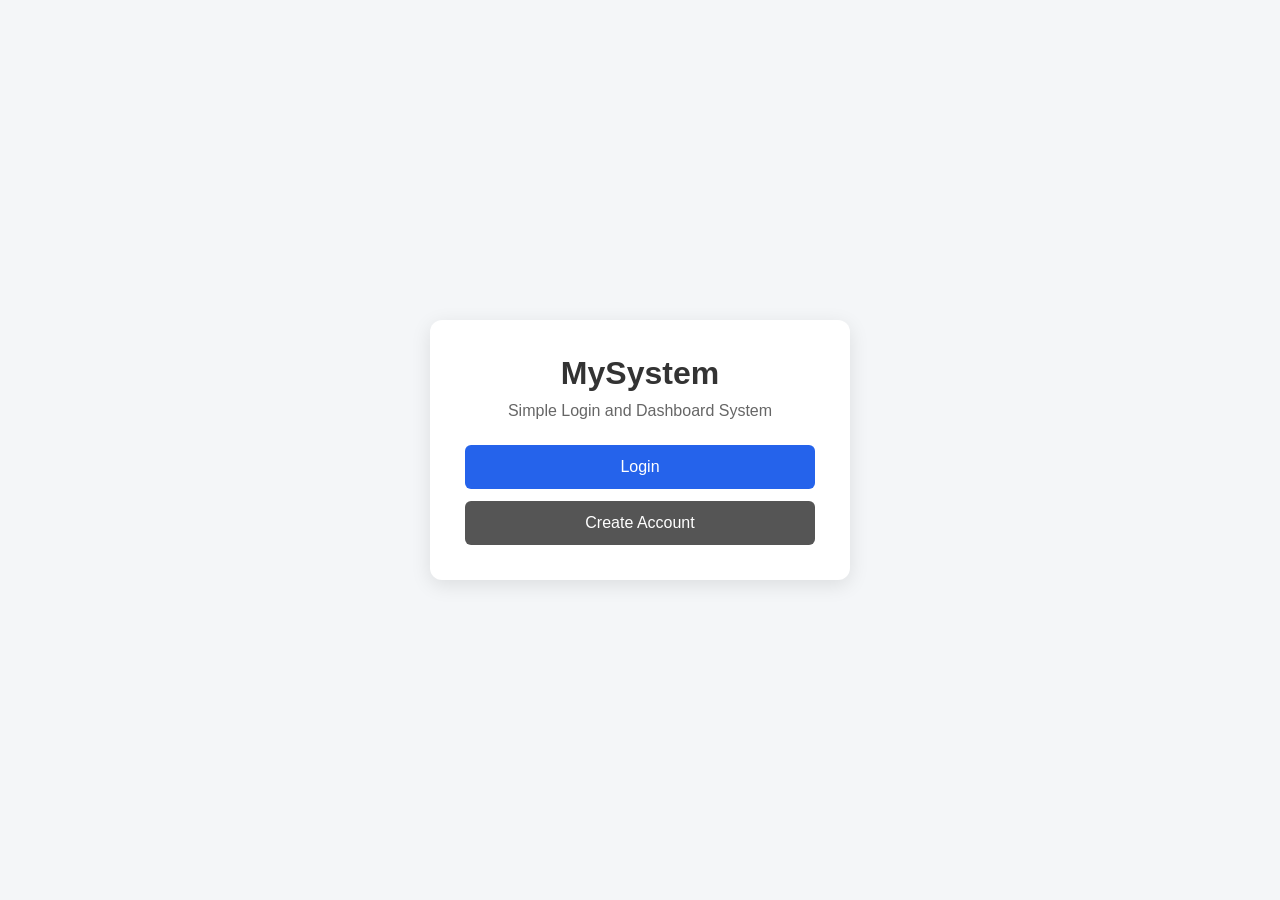
<file: index.html>
<!DOCTYPE html>
<html lang="en">
<head>
    <meta charset="UTF-8">
    <meta name="viewport" content="width=device-width, initial-scale=1.0">
    <title>MySystem</title>
    <link rel="stylesheet" href="style.css">
</head>
<body>

<div class="container">
    <div class="card">
        <h1>MySystem</h1>
        <p>Simple Login and Dashboard System</p>

        <a href="login.html" class="button">Login</a>
        <a href="register.html" class="button secondary">Create Account</a>
    </div>
</div>

</body>
</html>
</file>
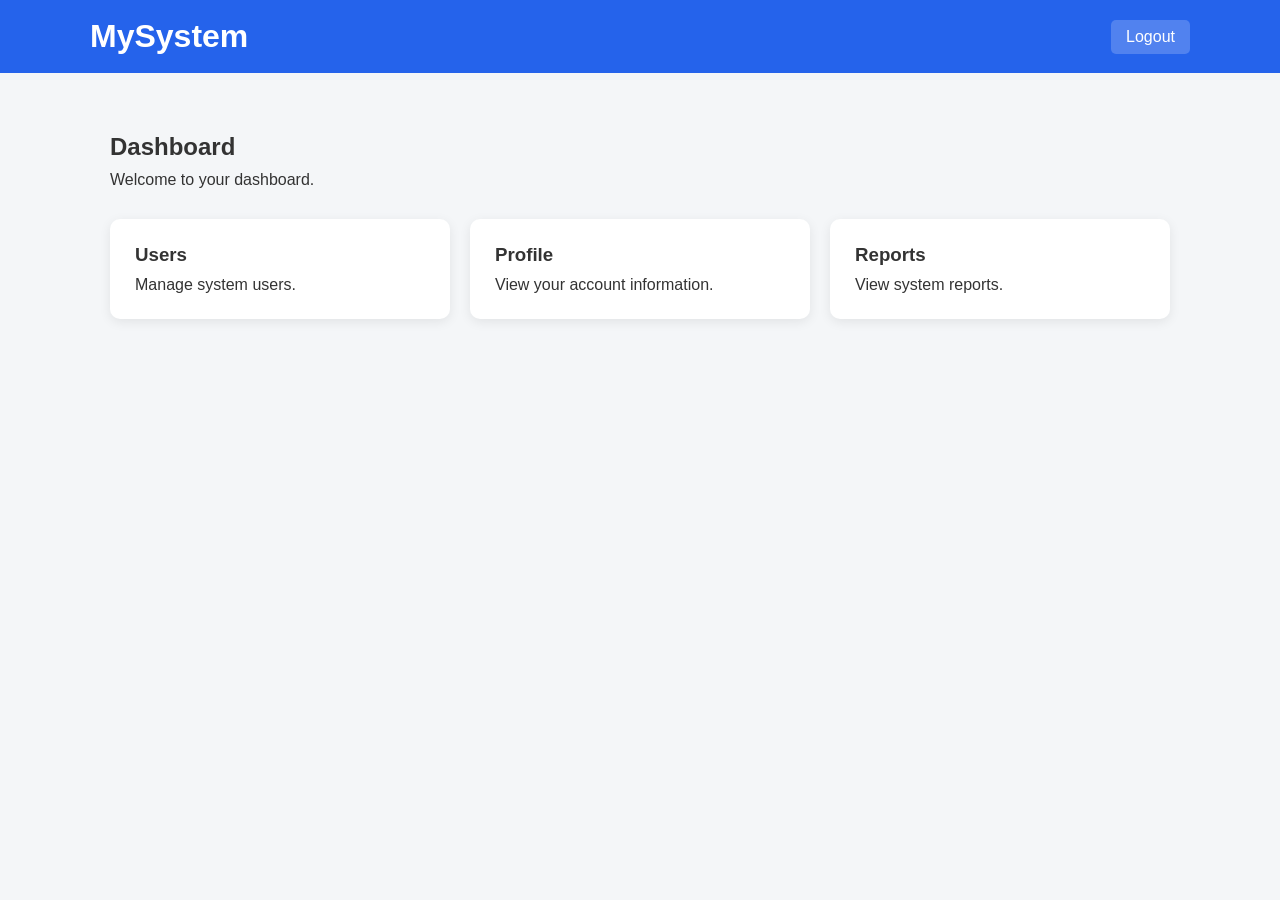
<file: dashboard.html>
<!DOCTYPE html>
<html lang="en">
<head>
    <meta charset="UTF-8">
    <meta name="viewport" content="width=device-width, initial-scale=1.0">
    <title>Dashboard - MySystem</title>
    <link rel="stylesheet" href="style.css">
</head>
<body>

<header>
    <div class="header-content">
        <h1>MySystem</h1>
        <a href="login.html" class="logout">Logout</a>
    </div>
</header>

<div class="dashboard">
    <h2>Dashboard</h2>
    <p>Welcome to your dashboard.</p>

    <div class="cards">

        <div class="dashboard-card">
            <h3>Users</h3>
            <p>Manage system users.</p>
        </div>

        <div class="dashboard-card">
            <h3>Profile</h3>
            <p>View your account information.</p>
        </div>

        <div class="dashboard-card">
            <h3>Reports</h3>
            <p>View system reports.</p>
        </div>

    </div>
</div>

</body>
</html>
</file>
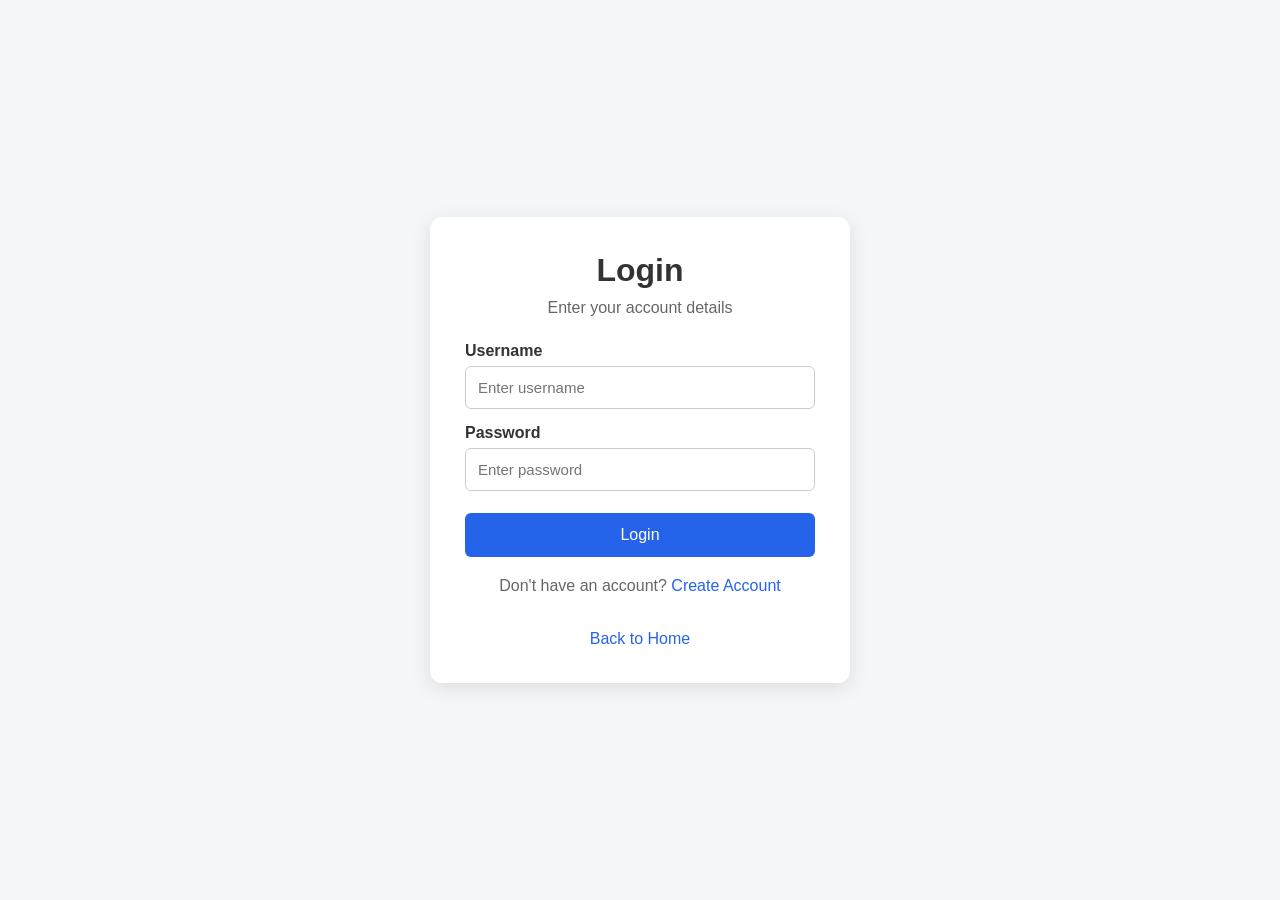
<file: login.html>
<!DOCTYPE html>
<html lang="en">
<head>
    <meta charset="UTF-8">
    <meta name="viewport" content="width=device-width, initial-scale=1.0">
    <title>Login - MySystem</title>
    <link rel="stylesheet" href="style.css">
</head>
<body>

<div class="container">
    <div class="card">
        <h1>Login</h1>
        <p>Enter your account details</p>

        <form action="#" method="post">

            <label for="username">Username</label>
            <input
                type="text"
                id="username"
                name="username"
                placeholder="Enter username"
                required
            >

            <label for="password">Password</label>
            <input
                type="password"
                id="password"
                name="password"
                placeholder="Enter password"
                required
            >

            <button type="submit">Login</button>
        </form>

        <p class="bottom-text">
            Don't have an account?
            <a href="register.html">Create Account</a>
        </p>

        <a href="index.html" class="home-link">Back to Home</a>
    </div>
</div>

</body>
</html>
</file>
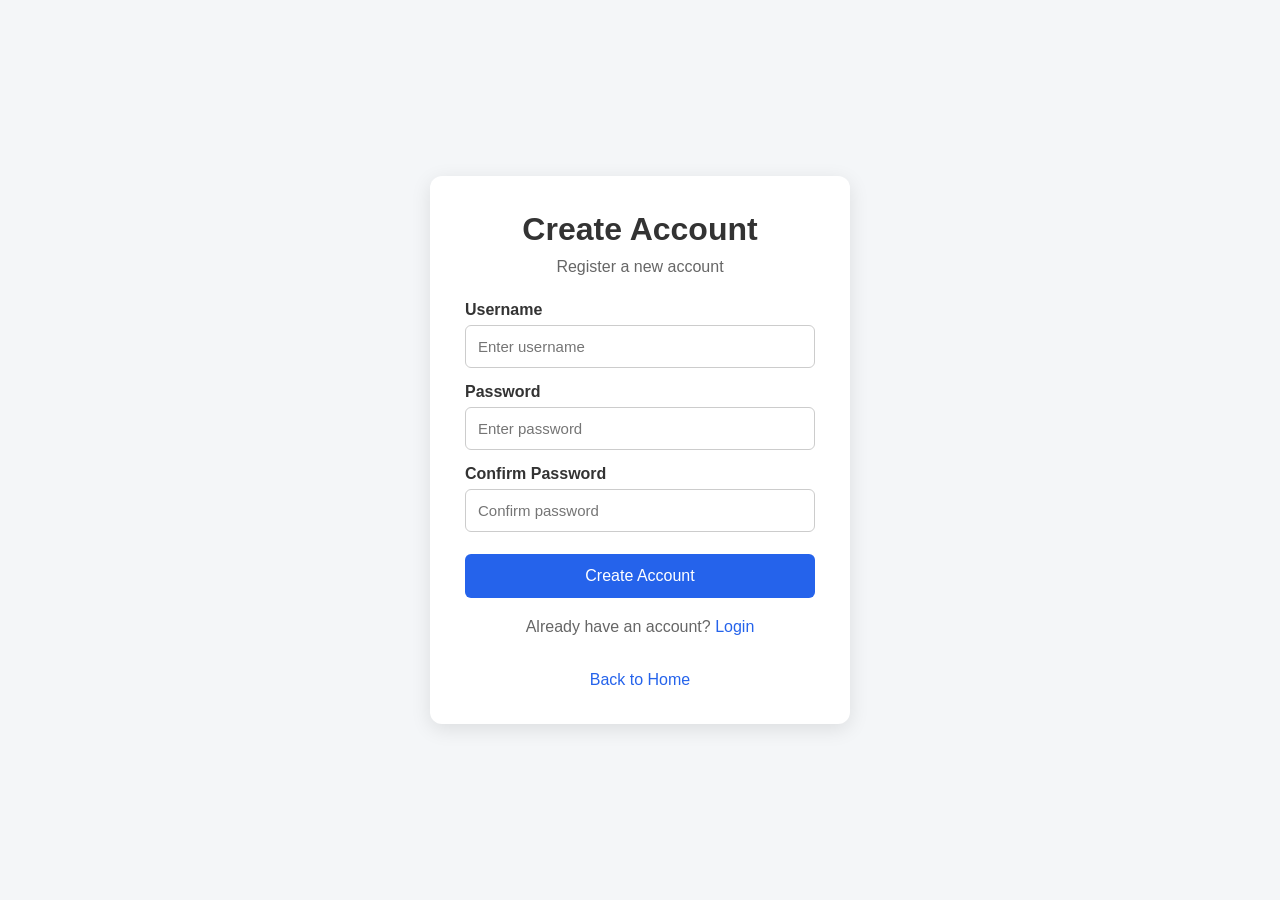
<file: register.html>
<!DOCTYPE html>
<html lang="en">
<head>
    <meta charset="UTF-8">
    <meta name="viewport" content="width=device-width, initial-scale=1.0">
    <title>Register - MySystem</title>
    <link rel="stylesheet" href="style.css">
</head>
<body>

<div class="container">
    <div class="card">
        <h1>Create Account</h1>
        <p>Register a new account</p>

        <form action="#" method="post">

            <label for="username">Username</label>
            <input
                type="text"
                id="username"
                name="username"
                placeholder="Enter username"
                required
            >

            <label for="password">Password</label>
            <input
                type="password"
                id="password"
                name="password"
                placeholder="Enter password"
                required
            >

            <label for="confirm_password">Confirm Password</label>
            <input
                type="password"
                id="confirm_password"
                name="confirm_password"
                placeholder="Confirm password"
                required
            >

            <button type="submit">Create Account</button>
        </form>

        <p class="bottom-text">
            Already have an account?
            <a href="login.html">Login</a>
        </p>

        <a href="index.html" class="home-link">Back to Home</a>
    </div>
</div>

</body>
</html>
</file>
<file: style.css>
* {
    box-sizing: border-box;
    margin: 0;
    padding: 0;
}

body {
    font-family: Arial, sans-serif;
    background: #f4f6f8;
    color: #333;
}

.container {
    min-height: 100vh;
    display: flex;
    justify-content: center;
    align-items: center;
    padding: 20px;
}

.card {
    background: white;
    width: 100%;
    max-width: 420px;
    padding: 35px;
    border-radius: 12px;
    box-shadow: 0 5px 20px rgba(0, 0, 0, 0.1);
    text-align: center;
}

.card h1 {
    margin-bottom: 10px;
}

.card p {
    margin-bottom: 25px;
    color: #666;
}

.button,
button {
    display: block;
    width: 100%;
    padding: 13px;
    margin-top: 12px;
    border: none;
    border-radius: 6px;
    background: #2563eb;
    color: white;
    text-decoration: none;
    font-size: 16px;
    cursor: pointer;
}

.button.secondary {
    background: #555;
}

form {
    text-align: left;
}

label {
    display: block;
    margin-top: 15px;
    margin-bottom: 6px;
    font-weight: bold;
}

input {
    width: 100%;
    padding: 12px;
    border: 1px solid #ccc;
    border-radius: 6px;
    font-size: 15px;
}

button {
    margin-top: 22px;
}

.bottom-text {
    margin-top: 20px;
}

.bottom-text a,
.home-link {
    color: #2563eb;
    text-decoration: none;
}

.home-link {
    display: inline-block;
    margin-top: 10px;
}

header {
    background: #2563eb;
    color: white;
    padding: 18px 30px;
}

.header-content {
    max-width: 1100px;
    margin: auto;
    display: flex;
    justify-content: space-between;
    align-items: center;
}

.logout {
    color: white;
    text-decoration: none;
    background: rgba(255, 255, 255, 0.2);
    padding: 8px 15px;
    border-radius: 5px;
}

.dashboard {
    max-width: 1100px;
    margin: 40px auto;
    padding: 20px;
}

.dashboard h2 {
    margin-bottom: 10px;
}

.cards {
    display: grid;
    grid-template-columns: repeat(3, 1fr);
    gap: 20px;
    margin-top: 30px;
}

.dashboard-card {
    background: white;
    padding: 25px;
    border-radius: 10px;
    box-shadow: 0 3px 12px rgba(0, 0, 0, 0.08);
}

.dashboard-card h3 {
    margin-bottom: 10px;
}

@media (max-width: 700px) {
    .cards {
        grid-template-columns: 1fr;
    }

    .card {
        padding: 25px;
    }

    .header-content {
        flex-direction: column;
        gap: 10px;
    }
}
</file>
